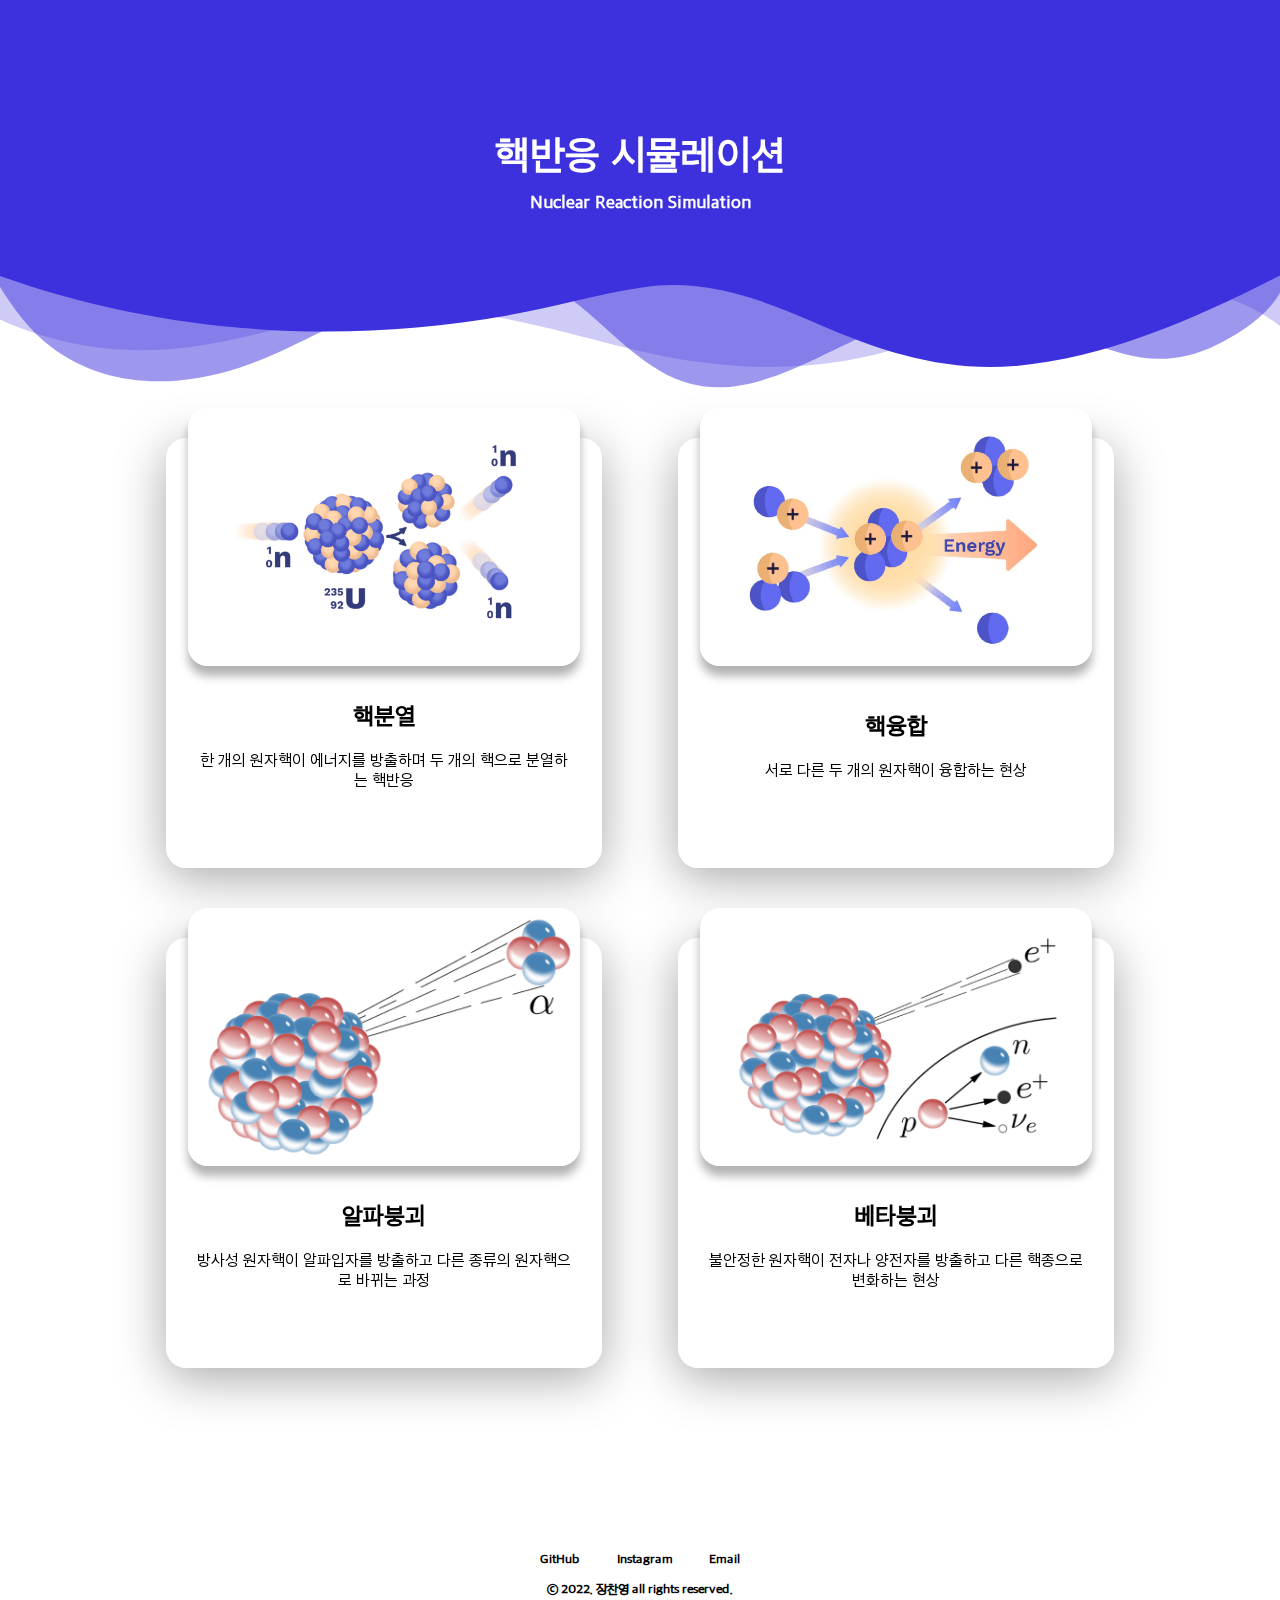
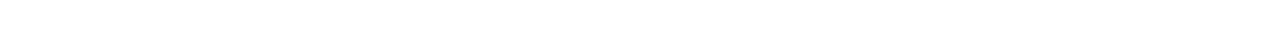
<file: index.html>
<!DOCTYPE html>
<html lang="en">
  <head>
    <meta charset="UTF-8" />
    <meta http-equiv="X-UA-Compatible" content="IE=edge" />
    <meta name="viewport" content="width=device-width, initial-scale=1.0" />
    <title class="title">핵반응 시뮬레이션</title>
    <link rel="stylesheet" href="css/style.css" />
    <script src="scripts/s1.js" defer></script>
  </head>

  <body>
    <div class="header">
      <section>
        <h1 class="title">핵반응 시뮬레이션</h1>
        <h3 class="title">Nuclear Reaction Simulation</h3>
      </section>
      <div id="wave"></div>
    </div>

    <div class="main-body">
      <!-- 게시글 시작 -->
      <div class="content">
        <div
          class="img"
          onclick="location.href='s1.html'"
          style="background-image: url('img/division.png')"
        ></div>
        <div style="width: 100%; height: 45%"></div>
        <div class="preview">
          <div style="margin: auto">
            <a href="s1.html">
              <h2>핵분열</h2>
            </a>
            <p>
              한 개의 원자핵이 에너지를 방출하며 두 개의 핵으로 분열하는 핵반응
            </p>
          </div>
        </div>
      </div>
      <!-- 게시글 끝 -->

      <!-- 게시글 시작 -->
      <div class="content">
        <div
          class="img"
          onclick="location.href='s2.html'"
          style="background-image: url('img/fusion.png')"
        ></div>
        <div style="width: 100%; height: 45%"></div>
        <div class="preview">
          <div style="margin: auto">
            <a href="s2.html">
              <h2>핵융합</h2>
            </a>
            <p>서로 다른 두 개의 원자핵이 융합하는 현상</p>
          </div>
        </div>
      </div>
      <!-- 게시글 끝 -->

      <!-- 게시글 시작 -->
      <div class="content">
        <div
          class="img"
          onclick="location.href='s3.html'"
          style="background-image: url('img/alpha.png')"
        ></div>
        <div style="width: 100%; height: 45%"></div>
        <div class="preview">
          <div style="margin: auto">
            <a href="s3.html">
              <h2>알파붕괴</h2>
            </a>
            <p>
              방사성 원자핵이 알파입자를 방출하고 다른 종류의 원자핵으로 바뀌는
              과정
            </p>
          </div>
        </div>
      </div>
      <!-- 게시글 끝 -->

      <!-- 게시글 시작 -->
      <div class="content">
        <div
          class="img"
          onclick="location.href='s4.html'"
          style="background-image: url('img/beta.png')"
        ></div>
        <div style="width: 100%; height: 45%"></div>
        <div class="preview">
          <div style="margin: auto">
            <a href="s4.html">
              <h2>베타붕괴</h2>
            </a>
            <p>
              불안정한 원자핵이 전자나 양전자를 방출하고 다른 핵종으로 변화하는
              현상
            </p>
          </div>
        </div>
      </div>
      <!-- 게시글 끝 -->
    </div>

    <footer>
      <br /><br /><br /><br />
      <div
        style="
          width: 200px;
          height: 30px;
          display: flex;
          margin: 0 auto;
          justify-content: space-between;
        "
      >
        <a href="https://github.com/jcy1511/nuclear"> <h5>GitHub</h5> </a
        ><a href="https://www.instagram.com/cold_2ero/"> <h5>Instagram</h5> </a
        ><a href="mailto:jcy1511@gmail.com">
          <h5>Email</h5>
        </a>
      </div>

      <h5>ⓒ 2022. 장찬영 all rights reserved.</h5>
      <br />
    </footer>
  </body>
</html>
</file>
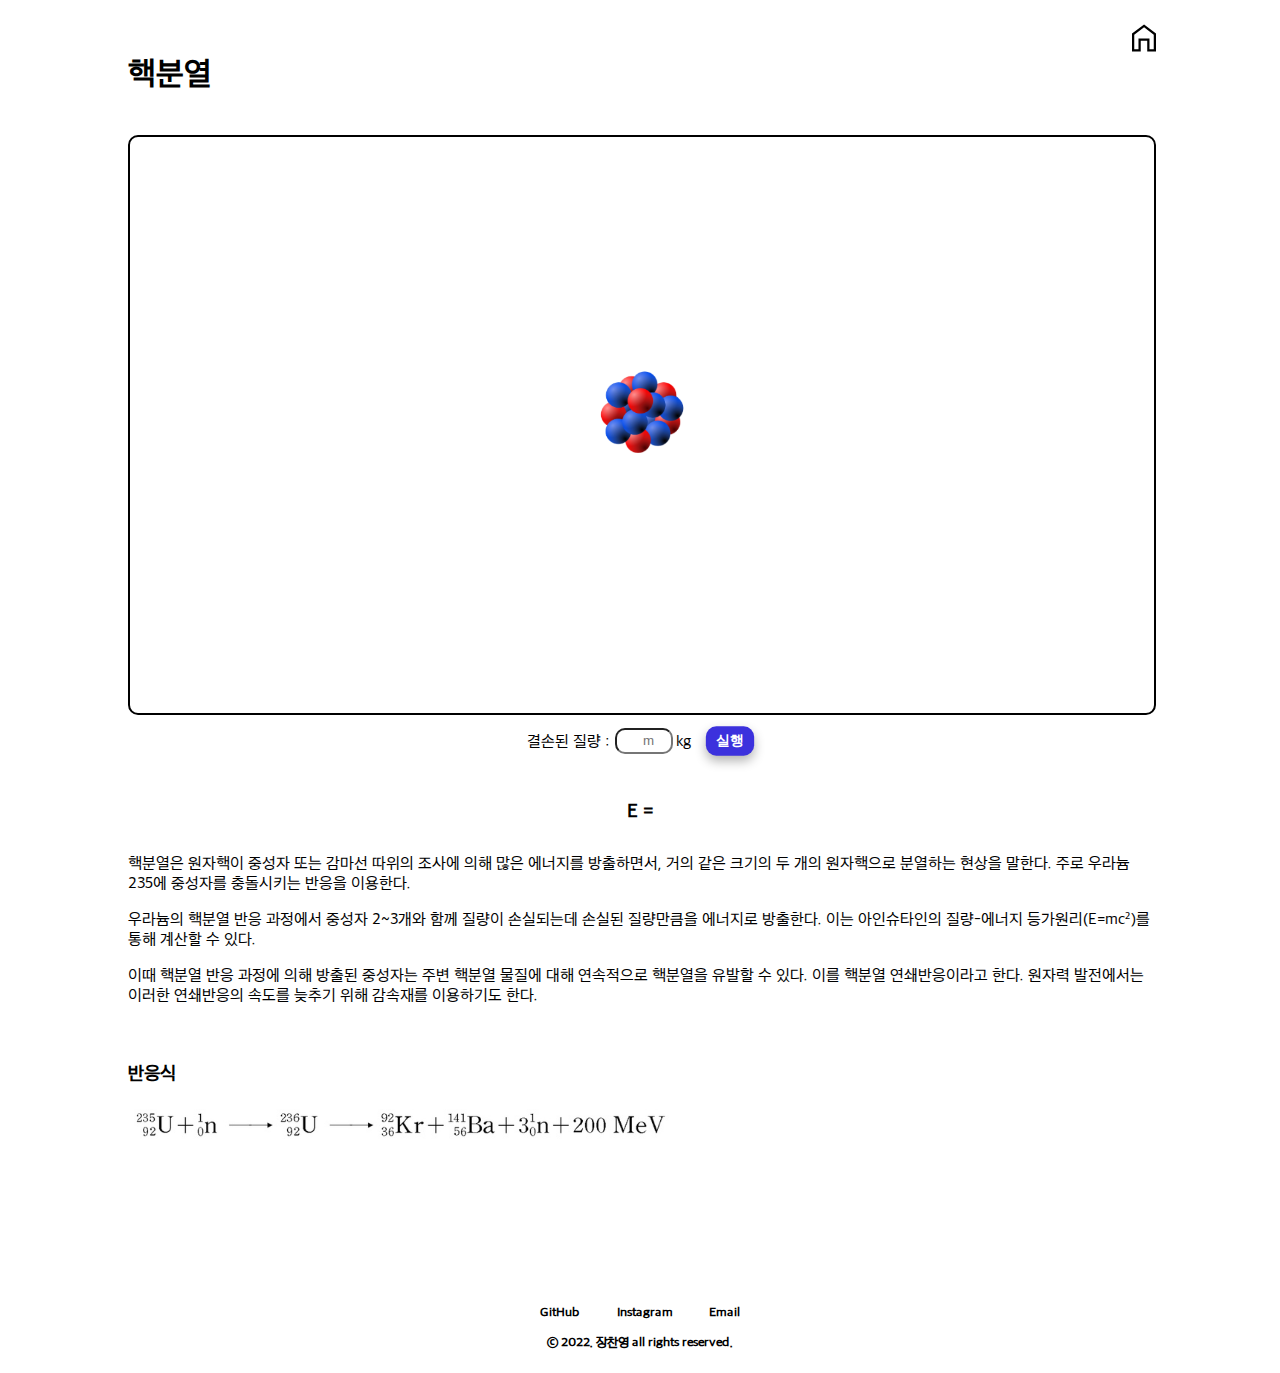
<file: s1.html>
<!DOCTYPE html>
<html lang="en">
  <head>
    <meta charset="UTF-8" />
    <meta http-equiv="X-UA-Compatible" content="IE=edge" />
    <meta name="viewport" content="width=device-width, initial-scale=1.0" />
    <title>핵분열</title>
    <link rel="stylesheet" href="css/style.css" />
    <script src="scripts/s1.js" defer></script>
  </head>

  <body>
    <div
      style="
        padding: 20px;
        align-content: center;
        max-width: 1024px;
        margin: 10px auto;
        background-color: white;
        border-radius: 20px;
        position: relative;
      "
    >
      <!-- <img id="home" src="img/home.png" onclick="location.href='index.html'"></img> -->
      <button onclick="location.href='index.html'" id="home"></button>
      <h1>핵분열</h1>
      <br />

      <canvas id="canvas" width="1600" height="900"> </canvas>

      <div
        style="
          display: flex;
          justify-content: center;
          align-items: center;
          display: flex;
        "
      >
        <p>결손된 질량 :</p>
        <input id="input" placeholder="m" type="number" />
        <p>kg</p>
        <button class="animateButton" id="animateButton">실행</button>
      </div>

      <div style="display: flex; margin-top: 10px; justify-content: center">
        <p id="calculatedText">E =</p>
      </div>
      <div id="description">
        <p>
          핵분열은 원자핵이 중성자 또는 감마선 따위의 조사에 의해 많은 에너지를
          방출하면서, 거의 같은 크기의 두 개의 원자핵으로 분열하는 현상을
          말한다. 주로 우라늄 235에 중성자를 충돌시키는 반응을 이용한다.
        </p>
        <p>
          우라늄의 핵분열 반응 과정에서 중성자 2~3개와 함께 질량이 손실되는데
          손실된 질량만큼을 에너지로 방출한다. 이는 아인슈타인의 질량-에너지
          등가원리(E=mc²)를 통해 계산할 수 있다.
        </p>
        <p>
          이때 핵분열 반응 과정에 의해 방출된 중성자는 주변 핵분열 물질에 대해
          연속적으로 핵분열을 유발할 수 있다. 이를 핵분열 연쇄반응이라고 한다.
          원자력 발전에서는 이러한 연쇄반응의 속도를 늦추기 위해 감속재를
          이용하기도 한다.
        </p>

        <br />
        <h3>반응식</h3>
        <img
          style="width: 550px; max-width: 100%"
          src="./img/1667284359848.jpg"
        />
      </div>
    </div>

    <footer>
      <br /><br /><br /><br /><br />
      <div
        style="
          width: 200px;
          height: 30px;
          display: flex;
          margin: 0 auto;
          justify-content: space-between;
        "
      >
        <a href="https://github.com/jcy1511/nuclear"> <h5>GitHub</h5> </a
        ><a href="https://www.instagram.com/cold_2ero/"> <h5>Instagram</h5> </a
        ><a href="mailto:jcy1511@gmail.com">
          <h5>Email</h5>
        </a>
      </div>

      <h5>ⓒ 2022. 장찬영 all rights reserved.</h5>
    </footer>
  </body>
</html>
</file>
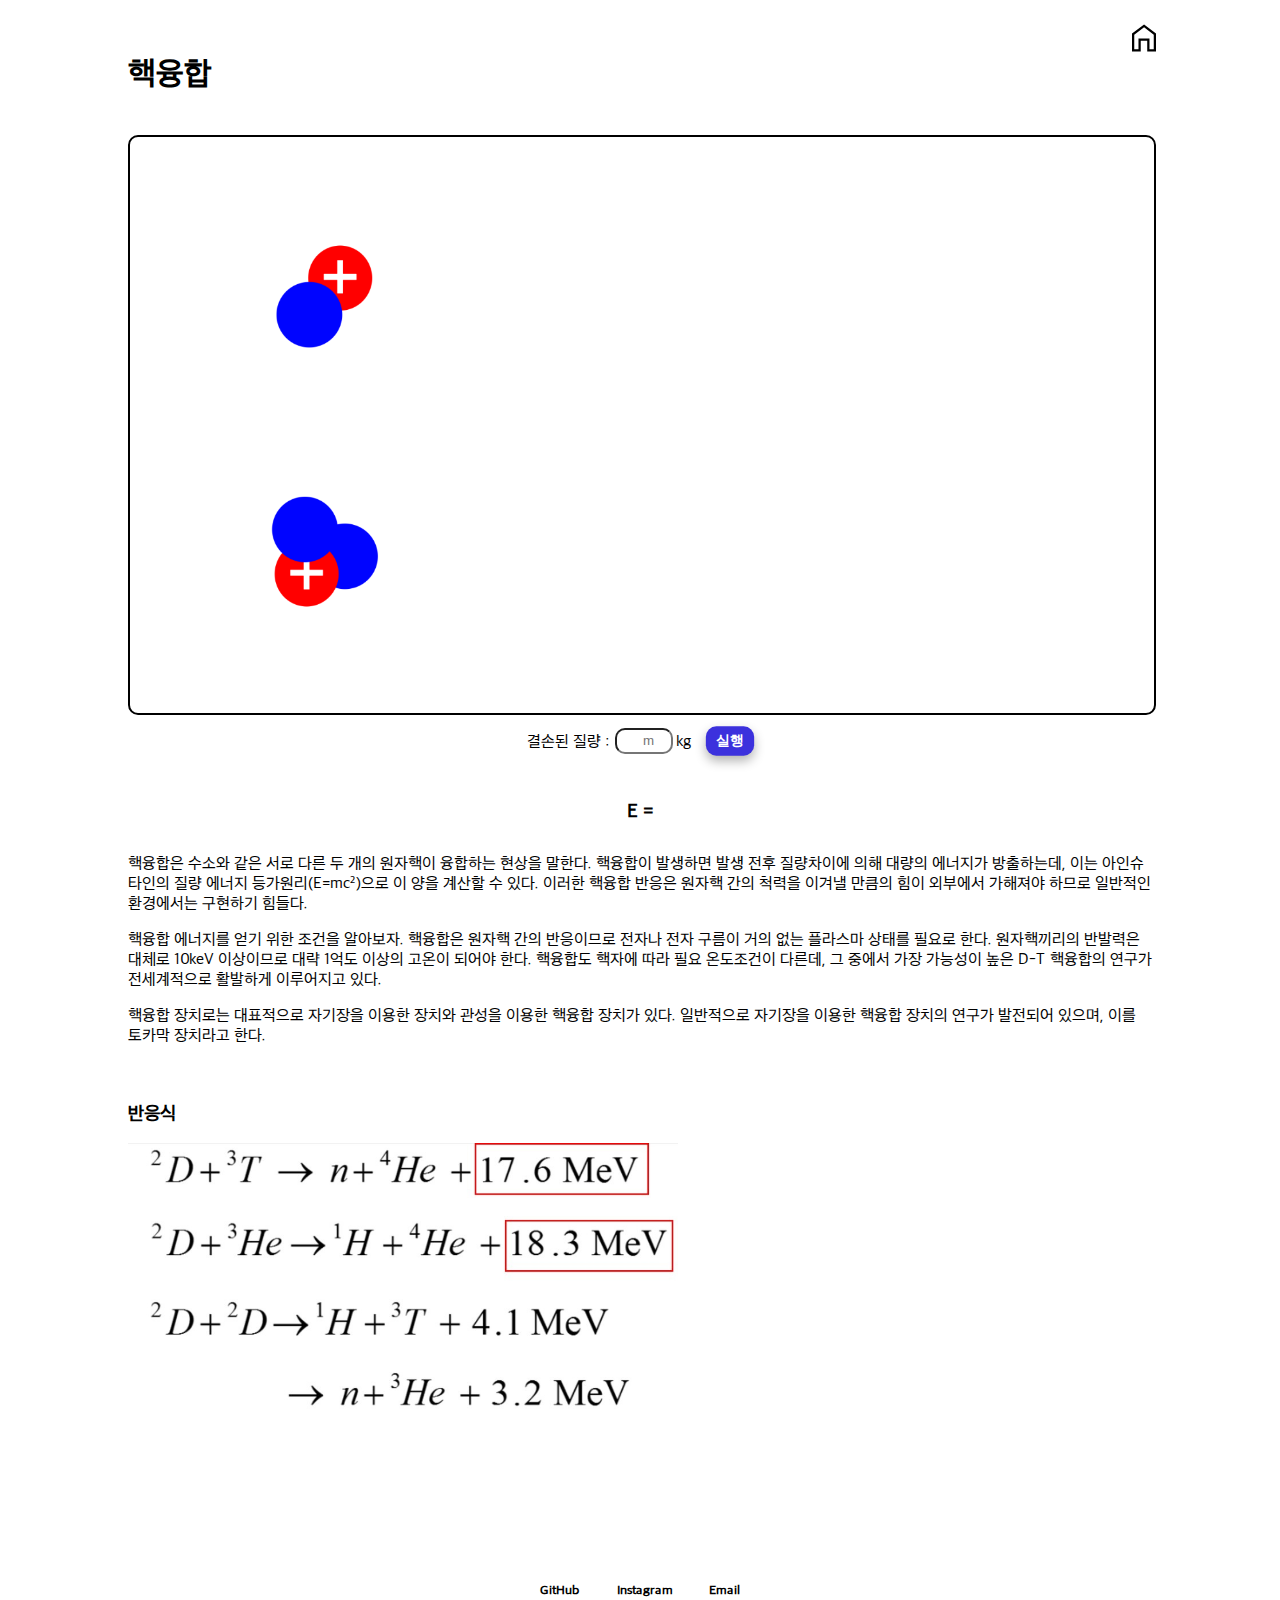
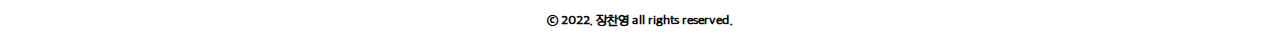
<file: s2.html>
<!DOCTYPE html>
<html lang="en">
  <head>
    <meta charset="UTF-8" />
    <meta http-equiv="X-UA-Compatible" content="IE=edge" />
    <meta name="viewport" content="width=device-width, initial-scale=1.0" />
    <title>핵융합</title>
    <link rel="stylesheet" href="css/style.css" />
    <style>
      #description {
        margin: 0 auto;
      }
    </style>
    <script src="scripts/s2.js" defer></script>
  </head>

  <body>
    <div
      style="
        padding: 20px;
        align-content: center;
        max-width: 1024px;
        margin: 10px auto;
        background-color: white;
        border-radius: 20px;
        position: relative;
      "
    >
      <!-- <img id="home" src="img/home.png" onclick="location.href='index.html'"></img> -->
      <button onclick="location.href='index.html'" id="home"></button>
      <h1>핵융합</h1>
      <br />

      <canvas id="canvas" width="1600" height="900"> </canvas>

      <div
        style="
          display: flex;
          justify-content: center;
          align-items: center;
          display: flex;
        "
      >
        <p>결손된 질량 :</p>
        <input id="input" placeholder="m" type="number" />
        <p>kg</p>
        <button class="animateButton" id="animateButton">실행</button>
      </div>

      <div style="display: flex; margin-top: 10px; justify-content: center">
        <p id="calculatedText">E =</p>
      </div>

      <div id="description">
        <p>
          핵융합은 수소와 같은 서로 다른 두 개의 원자핵이 융합하는 현상을
          말한다. 핵융합이 발생하면 발생 전후 질량차이에 의해 대량의 에너지가
          방출하는데, 이는 아인슈타인의 질량 에너지 등가원리(E=mc²)으로 이 양을
          계산할 수 있다. 이러한 핵융합 반응은 원자핵 간의 척력을 이겨낼 만큼의
          힘이 외부에서 가해져야 하므로 일반적인 환경에서는 구현하기 힘들다.
        </p>
        <p>
          핵융합 에너지를 얻기 위한 조건을 알아보자. 핵융합은 원자핵 간의
          반응이므로 전자나 전자 구름이 거의 없는 플라스마 상태를 필요로 한다.
          원자핵끼리의 반발력은 대체로 10keV 이상이므로 대략 1억도 이상의 고온이
          되어야 한다. 핵융합도 핵자에 따라 필요 온도조건이 다른데, 그 중에서
          가장 가능성이 높은 D-T 핵융합의 연구가 전세계적으로 활발하게
          이루어지고 있다.
        </p>
        <p>
          핵융합 장치로는 대표적으로 자기장을 이용한 장치와 관성을 이용한 핵융합
          장치가 있다. 일반적으로 자기장을 이용한 핵융합 장치의 연구가 발전되어
          있으며, 이를 토카막 장치라고 한다.
        </p>
        <br />
        <h3>반응식</h3>
        <img
          style="width: 550px; max-width: 100%"
          src="./img/1667889183060.jpg"
        />
      </div>
    </div>

    <footer>
      <br /><br /><br /><br /><br />
      <div
        style="
          width: 200px;
          height: 30px;
          display: flex;
          margin: 0 auto;
          justify-content: space-between;
        "
      >
        <a href="https://github.com/jcy1511/nuclear"> <h5>GitHub</h5> </a
        ><a href="https://www.instagram.com/cold_2ero/"> <h5>Instagram</h5> </a
        ><a href="mailto:jcy1511@gmail.com">
          <h5>Email</h5>
        </a>
      </div>

      <h5>ⓒ 2022. 장찬영 all rights reserved.</h5>
    </footer>
  </body>
</html>
</file>
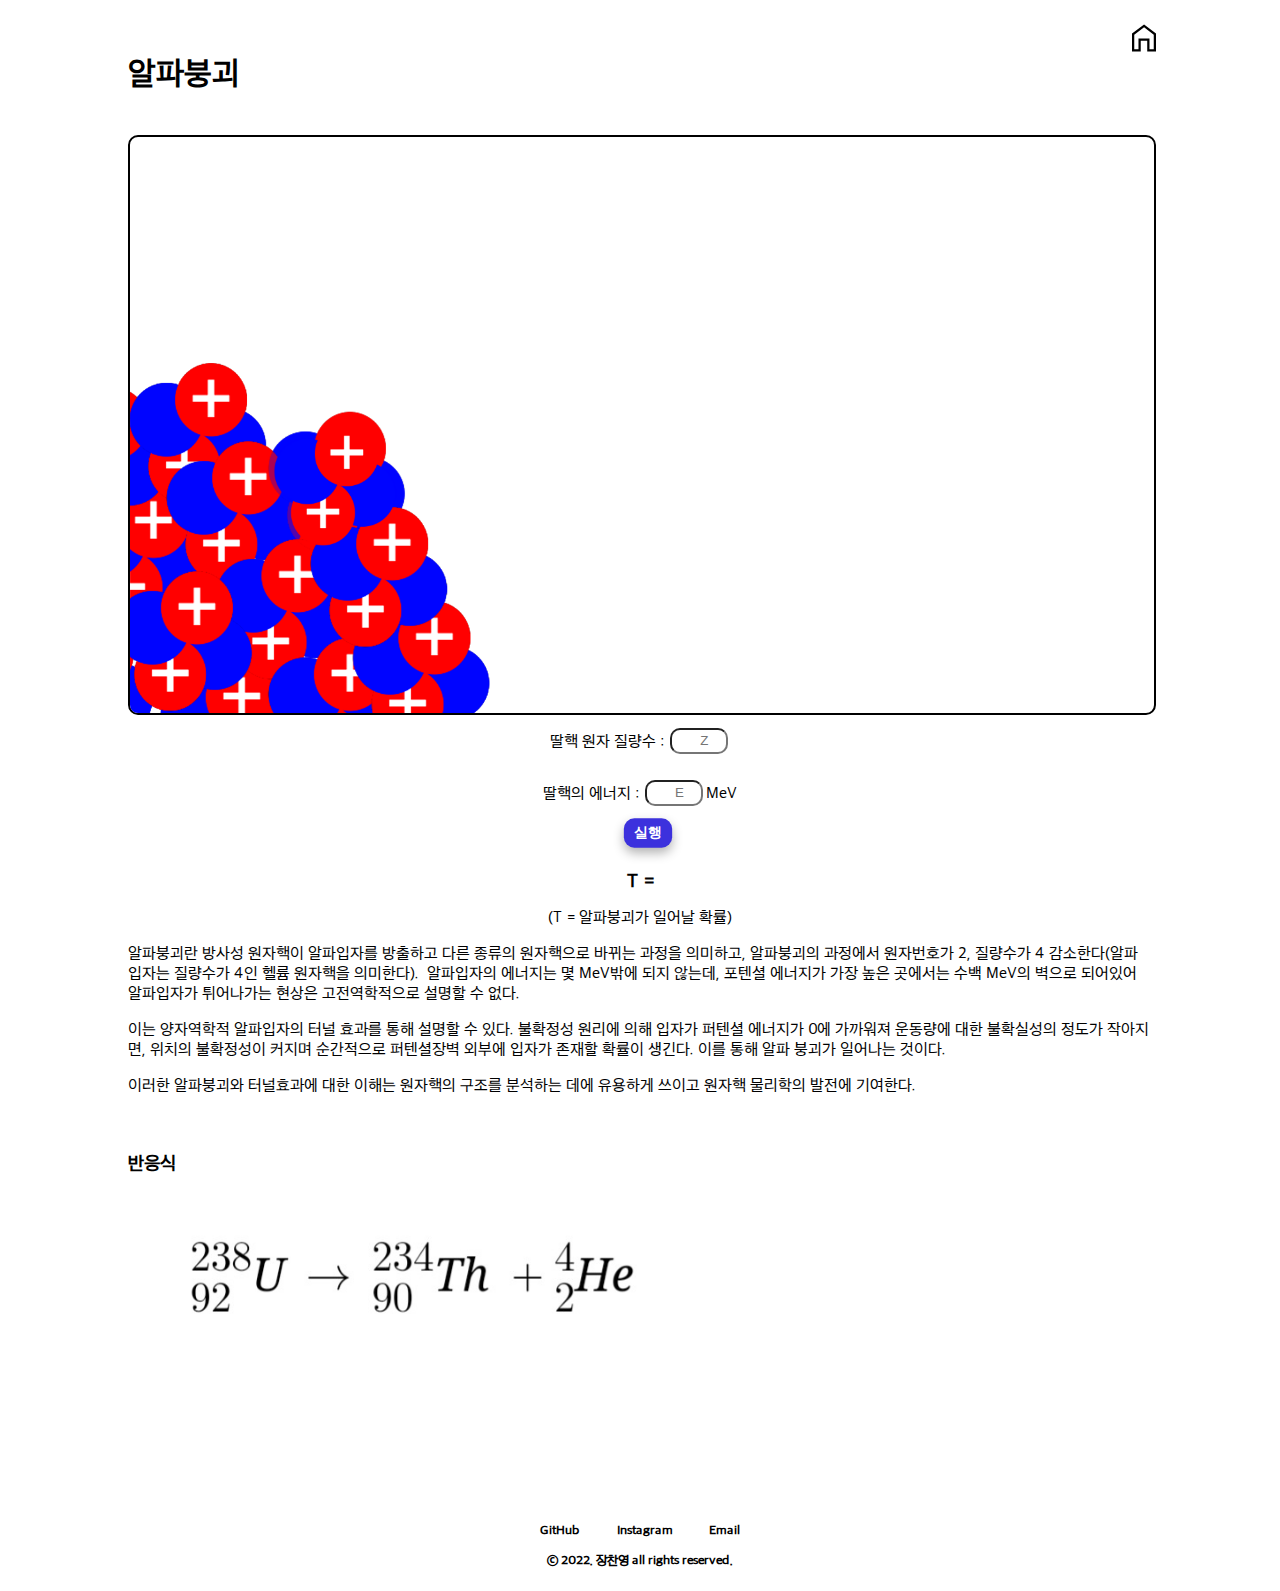
<file: s3.html>
<!DOCTYPE html>
<html lang="en">
  <head>
    <meta charset="UTF-8" />
    <meta http-equiv="X-UA-Compatible" content="IE=edge" />
    <meta name="viewport" content="width=device-width, initial-scale=1.0" />
    <title>알파붕괴</title>
    <link rel="stylesheet" href="css/style.css" />
    <style>
      #description {
        margin: 0 auto;
      }
    </style>
    <script src="scripts/s3.js" defer></script>
  </head>

  <body>
    <div
      style="
        padding: 20px;
        align-content: center;
        max-width: 1024px;
        margin: 10px auto;
        background-color: white;
        border-radius: 20px;
        position: relative;
      "
    >
      <!-- <img id="home" src="img/home.png" onclick="location.href='index.html'"></img> -->
      <button onclick="location.href='index.html'" id="home"></button>
      <h1>알파붕괴</h1>
      <br />

      <canvas id="canvas" width="1600" height="900"> </canvas>

      <div
        style="
          display: flex;
          justify-content: center;
          align-items: center;
          display: flex;
        "
      >
        <p>딸핵 원자 질량수 :</p>
        <input id="input0" placeholder="Z" type="number" />
      </div>
      <div
        style="
          display: flex;
          justify-content: center;
          align-items: center;
          display: flex;
        "
      >
        <p>딸핵의 에너지 :</p>
        <input id="input1" placeholder="E" type="number" />
        <p>MeV</p>
      </div>
      <div
        style="
          display: flex;
          justify-content: center;
          align-items: center;
          display: flex;
        "
      >
        <button class="animateButton" id="animateButton">실행</button>
      </div>

      <div style="text-align: center">
        <p id="calculatedText">T =</p>
        <p>(T = 알파붕괴가 일어날 확률)</p>
      </div>

      <div id="description">
        <p>
          알파붕괴란 방사성 원자핵이 알파입자를 방출하고 다른 종류의 원자핵으로
          바뀌는 과정을 의미하고, 알파붕괴의 과정에서 원자번호가 2, 질량수가 4
          감소한다(알파 입자는 질량수가 4인 헬륨 원자핵을 의미한다).  알파입자의
          에너지는 몇 MeV밖에 되지 않는데, 포텐셜 에너지가 가장 높은 곳에서는
          수백 MeV의 벽으로 되어있어 알파입자가 튀어나가는 현상은 고전역학적으로
          설명할 수 없다.
        </p>
        <p>
          이는 양자역학적 알파입자의 터널 효과를 통해 설명할 수 있다. 불확정성
          원리에 의해 입자가 퍼텐셜 에너지가 0에 가까워져 운동량에 대한
          불확실성의 정도가 작아지면, 위치의 불확정성이 커지며 순간적으로
          퍼텐셜장벽 외부에 입자가 존재할 확률이 생긴다. 이를 통해 알파 붕괴가
          일어나는 것이다.
        </p>
        <p>
          이러한 알파붕괴와 터널효과에 대한 이해는 원자핵의 구조를 분석하는 데에
          유용하게 쓰이고 원자핵 물리학의 발전에 기여한다.
        </p>
        <br />
        <h3>반응식</h3>
        <img
          style="width: 550px; max-width: 100%"
          src="./img/1670742444534.jpg"
        />
      </div>
    </div>

    <footer>
      <br /><br /><br /><br /><br />
      <div
        style="
          width: 200px;
          height: 30px;
          display: flex;
          margin: 0 auto;
          justify-content: space-between;
        "
      >
        <a href="https://github.com/jcy1511/nuclear"> <h5>GitHub</h5> </a
        ><a href="https://www.instagram.com/cold_2ero/"> <h5>Instagram</h5> </a
        ><a href="mailto:jcy1511@gmail.com">
          <h5>Email</h5>
        </a>
      </div>

      <h5>ⓒ 2022. 장찬영 all rights reserved.</h5>
    </footer>
  </body>
</html>
</file>
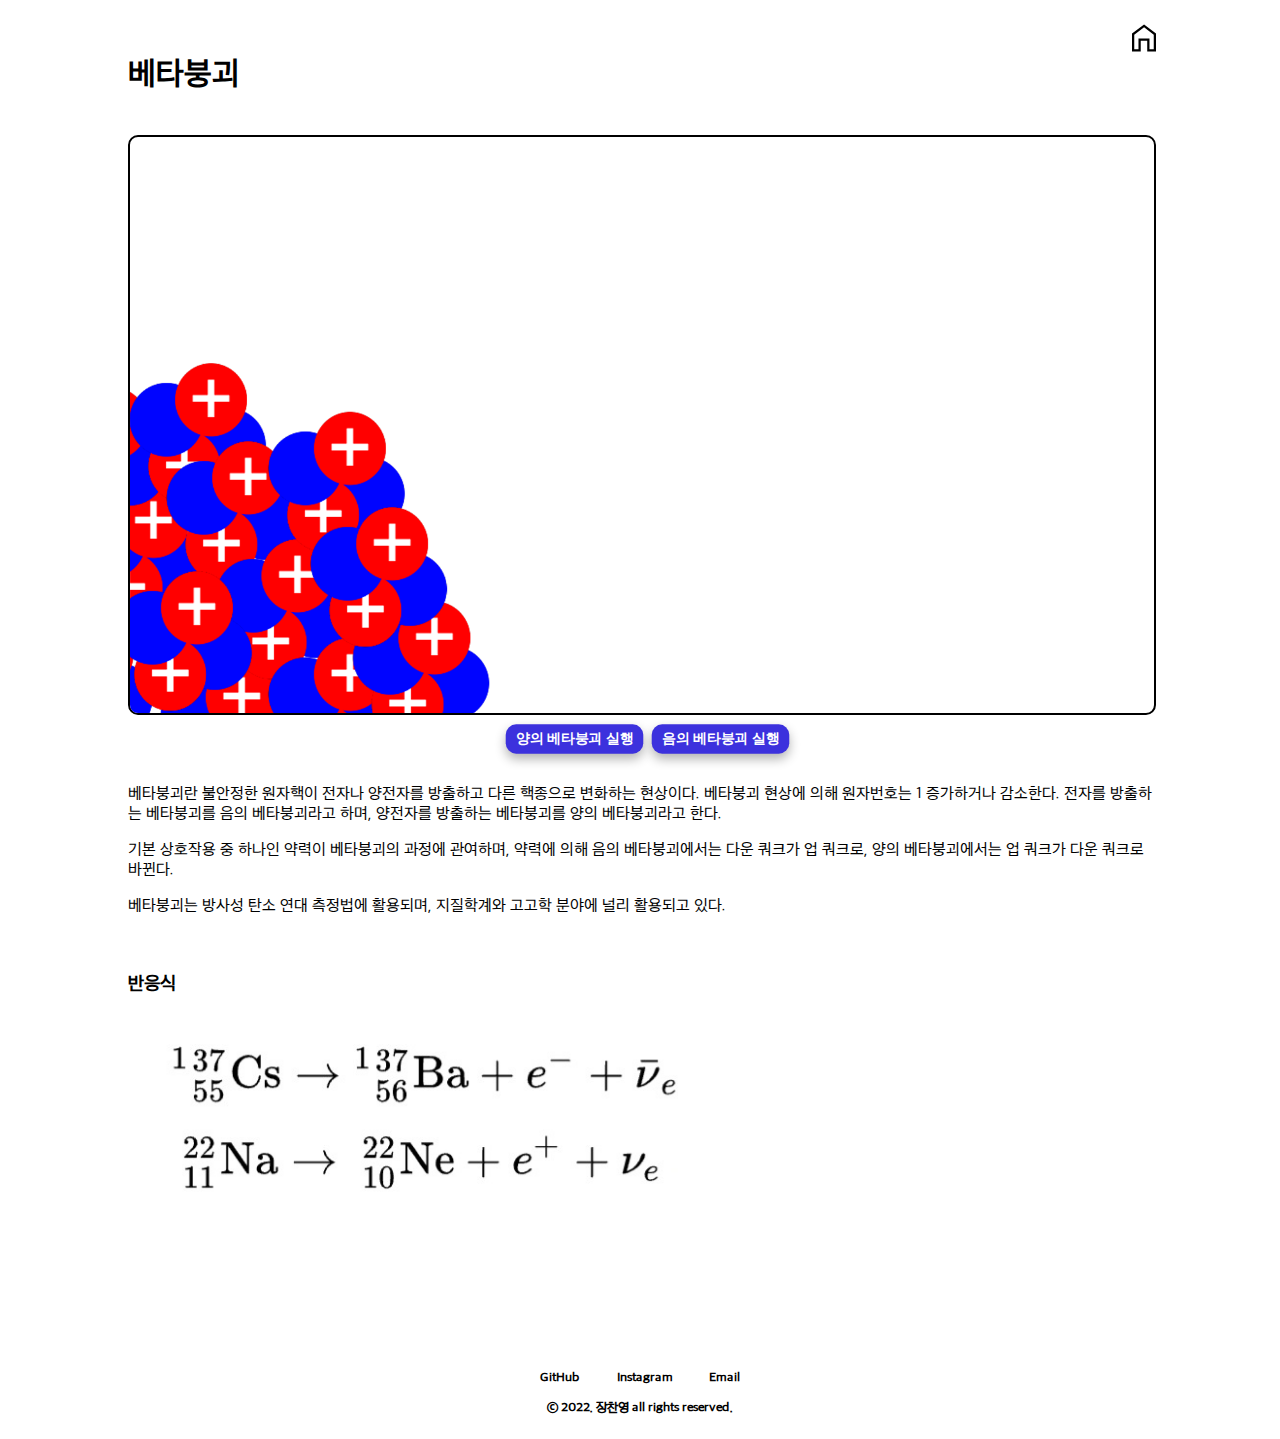
<file: s4.html>
<!DOCTYPE html>
<html lang="en">
  <head>
    <meta charset="UTF-8" />
    <meta http-equiv="X-UA-Compatible" content="IE=edge" />
    <meta name="viewport" content="width=device-width, initial-scale=1.0" />
    <title>베타붕괴</title>
    <link rel="stylesheet" href="css/style.css" />
    <style>
      #description {
        margin: 0 auto;
      }
    </style>
    <script src="scripts/s4.js" defer></script>
  </head>

  <body>
    <div
      style="
        padding: 20px;
        align-content: center;
        max-width: 1024px;
        margin: 10px auto;
        background-color: white;
        border-radius: 20px;
        position: relative;
      "
    >
      <!-- <img id="home" src="img/home.png" onclick="location.href='index.html'"></img> -->
      <button onclick="location.href='index.html'" id="home"></button>
      <h1>베타붕괴</h1>
      <br />

      <canvas id="canvas" width="1600" height="900"> </canvas>

      <div
        style="
          display: flex;
          justify-content: center;
          align-items: center;
          display: flex;
          margin-top: 10px;
          margin-bottom: 30px;
        "
      >
        <button class="animateButton" id="plusAnimateButton">
          양의 베타붕괴 실행
        </button>
        <button class="animateButton" id="minusAnimateButton">
          음의 베타붕괴 실행
        </button>
      </div>

      <div id="description">
        <p>
          베타붕괴란 불안정한 원자핵이 전자나 양전자를 방출하고 다른 핵종으로
          변화하는 현상이다. 베타붕괴 현상에 의해 원자번호는 1 증가하거나
          감소한다. 전자를 방출하는 베타붕괴를 음의 베타붕괴라고 하며, 양전자를
          방출하는 베타붕괴를 양의 베타붕괴라고 한다.
        </p>
        <p>
          기본 상호작용 중 하나인 약력이 베타붕괴의 과정에 관여하며, 약력에 의해
          음의 베타붕괴에서는 다운 쿼크가 업 쿼크로, 양의 베타붕괴에서는 업
          쿼크가 다운 쿼크로 바뀐다.
        </p>
        <p>
          베타붕괴는 방사성 탄소 연대 측정법에 활용되며, 지질학계와 고고학
          분야에 널리 활용되고 있다.
        </p>
        <br />
        <h3>반응식</h3>
        <img
          style="width: 550px; max-width: 90%"
          src="./img/1670742627538.jpg"
        />
      </div>
    </div>

    <footer>
      <br /><br /><br /><br /><br />
      <div
        style="
          width: 200px;
          height: 30px;
          display: flex;
          margin: 0 auto;
          justify-content: space-between;
        "
      >
        <a href="https://github.com/jcy1511/nuclear"> <h5>GitHub</h5> </a
        ><a href="https://www.instagram.com/cold_2ero/"> <h5>Instagram</h5> </a
        ><a href="mailto:jcy1511@gmail.com">
          <h5>Email</h5>
        </a>
      </div>

      <h5>ⓒ 2022. 장찬영 all rights reserved.</h5>
    </footer>
  </body>
</html>
</file>
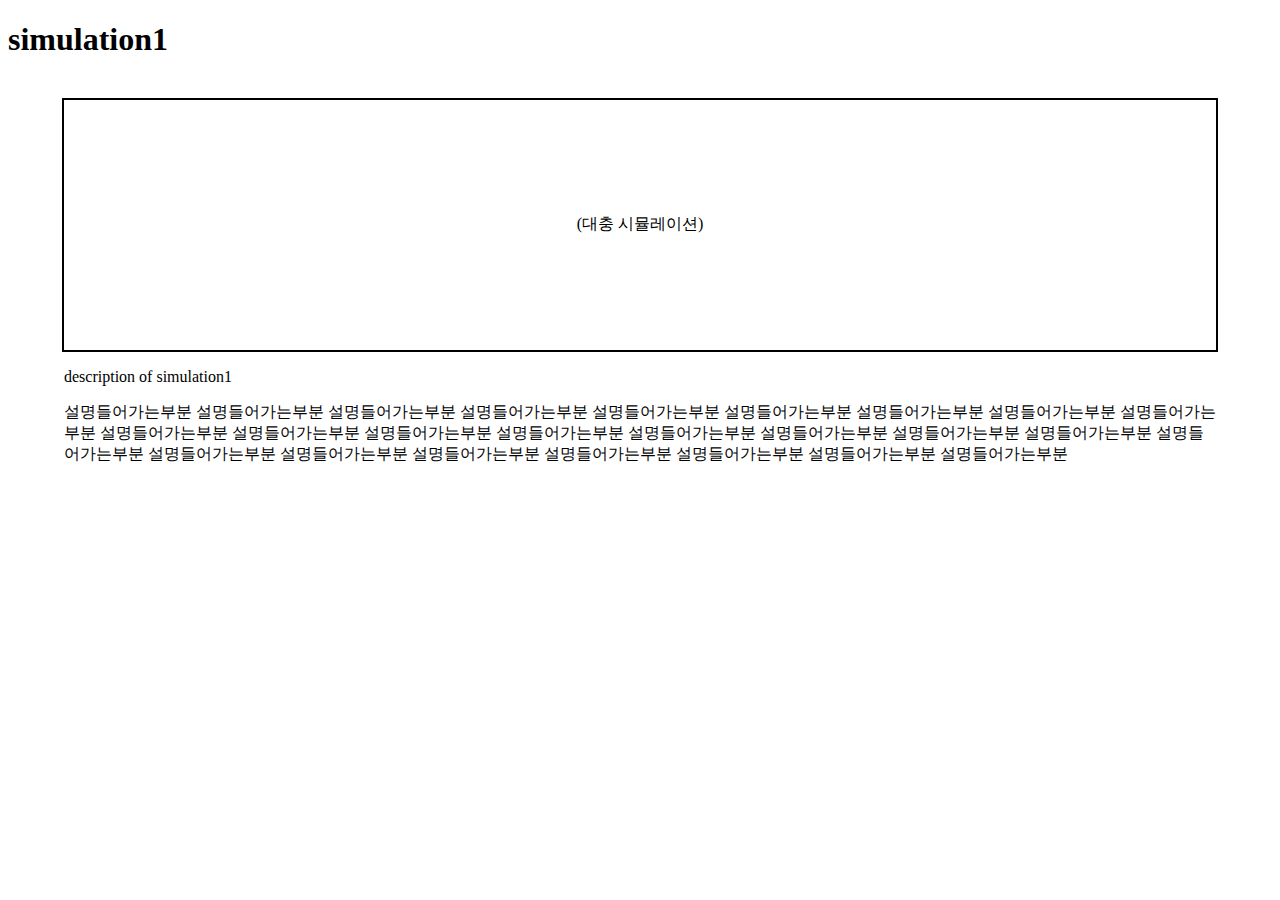
<file: myapp/templates/Home/s1.html>
<!DOCTYPE html>
<html lang="en">

<head>
    <meta charset="UTF-8">
    <meta http-equiv="X-UA-Compatible" content="IE=edge">
    <meta name="viewport" content="width=device-width, initial-scale=1.0">
    <title>s1</title>
    <style>
        .content {
            width: 90vw;
            margin: 0 auto;
            /* background-color: aqua; */
        }
    </style>
</head>

<body>
    <h1>simulation1</h1>
    <br />

    <div style="border: 2px solid black; width: 90vw; height: 250px; margin: 0 auto; display: flex;">
        <p style="margin: auto;">(대충 시뮬레이션)</p>
    </div>

    <div class="content">
        <p>description of simulation1</p>
        <p>설명들어가는부분 설명들어가는부분 설명들어가는부분 설명들어가는부분 설명들어가는부분 설명들어가는부분 설명들어가는부분 설명들어가는부분 설명들어가는부분 설명들어가는부분 설명들어가는부분 설명들어가는부분
            설명들어가는부분 설명들어가는부분 설명들어가는부분 설명들어가는부분 설명들어가는부분 설명들어가는부분 설명들어가는부분 설명들어가는부분 설명들어가는부분 설명들어가는부분 설명들어가는부분 설명들어가는부분
            설명들어가는부분 </p>
    </div>

</body>

</html>
</file>
<file: css/style.css>
@import url("https://fonts.googleapis.com/css2?family=Nanum+Gothic&display=swap");

@font-face {
  font-family: "AppleSDGothicNeoR";
  src: url("../fonts/AppleSDGothicNeoR.ttf");
}

.title {
  text-align: center;
  pointer-events: none;
}

body {
  /* background-color: #f0f0f0; */
  /* background-color: red; */
  /* font-family: "Nanum Gothic", sans-serif; */
  font-family: "AppleSDGothicNeoR";
  width: 100%;
  height: 100%;
  margin: 0;
}

.header {
  position: relative;
  margin-bottom: 30px;
}

#wave {
  width: 100%;
  height: 10vw;
  background-image: url("../img/wavesOpacity.svg");
}

.main-body {
  /* background-color: antiquewhite; */
  padding: 10px;
  justify-items: center;
  max-width: 1024px;
  margin: 0 auto;
  background-color: white;
}

.content {
  /* border: 1px solid gray; */
  width: 75vw;
  /* padding: 15px; */
  margin: 0 auto;
  margin-bottom: 70px;
  border-radius: 20px;
  height: 70vw;
  display: flex;
  position: relative;
  flex-direction: column;
  align-items: center;
  background-color: white;
  box-shadow: 0 10px 50px rgba(0, 0, 0, 0.35);
  transition: 0.5s;
}

a {
  text-decoration: none;
  color: black;
}

a:hover {
  color: #3c31dd;
  text-decoration: underline;
}

.content .img {
  border-radius: 20px;
  /* border: 1px solid gray; */
  box-shadow: 0 10px 10px rgba(0, 0, 0, 0.3);
  position: absolute;
  width: 90%;
  height: 60%;
  top: -30px;
  transition: 0.5s;
  cursor: pointer;
  background-size: cover;
  text-align: center;
  background-position: center;
}

.content:hover .img {
  width: 102%;
  height: 67%;
}

.content:hover {
  transform: scale(105%);
}

.content:hover .preview {
  margin-top: 20%;
}

.content .preview {
  display: flex;
  height: 55%;
  text-align: center;
  padding: 0 30px 10px;
  /* top rightleft bottom */
  transition: 0.5s;
}

@media (min-width: 768px) {
  .main-body {
    display: grid;
    grid-template-columns: 50% 50%;
  }

  .content {
    width: 38vw;
    height: 36vw;
    max-width: 436px;
    max-height: 430px;
  }
}

footer {
  color: black;
  text-align: center;
  width: 100%;
}

footer a {
  color: black;
}

#home {
  width: 36px;
  height: 36px;
  position: absolute;
  top: 10px;
  right: 10px;
  cursor: pointer;
  background-image: url("../img/icons/home.svg");
  background-size: cover;
  border: 0;
  background-color: transparent;
}

#home:hover {
  background-image: url("../img/icons/home_filled.svg");
}

section {
  position: relative;
  display: flex;
  flex-direction: column;
  align-items: center;
  min-height: 170px;
  padding-top: 100px;
  background: #3c31dd;
  color: white;
}

section h1 {
  font-size: 40px;
  position: fixed;
}

section h3 {
  top: 170px;
  position: fixed;
}

#polygon {
  height: 90%;
  position: absolute;
  top: 0;
  left: 0;
}
#description {
  width: 90vw;
  margin: 0 auto;
  max-width: 1024px;
}

.animateButton {
  background-color: #3c31dd;
  color: white;
  border: 0;
  border-radius: 10px;
  margin-left: 15px;
  width: auto;
  padding: 5px 10px;
  transform: scale(105%);
  transition: 0.3s;
  font-weight: bold;
  box-shadow: 0 5px 10px rgba(0, 0, 0, 0.3);
}

.animateButton:hover {
  background-color: black;
  color: white;
  transform: scale(100%);
}

.animateButton:active {
  transform: scale(95%);
}

input {
  border-radius: 10px;
  width: 50px;
  height: 20px;
  text-align: right;
  margin-left: 5px;
  margin-right: 3px;
}

canvas {
  border: 2px solid black;
  width: 90vw;
  height: 50.625vw;
  margin: 0 auto;
  display: flex;
  max-width: 1024px;
  max-height: 576px;
  border-radius: 10px;
}

#calculatedText {
  font-weight: bold;
  font-size: 20px;
  height: 20px;
}
</file>
